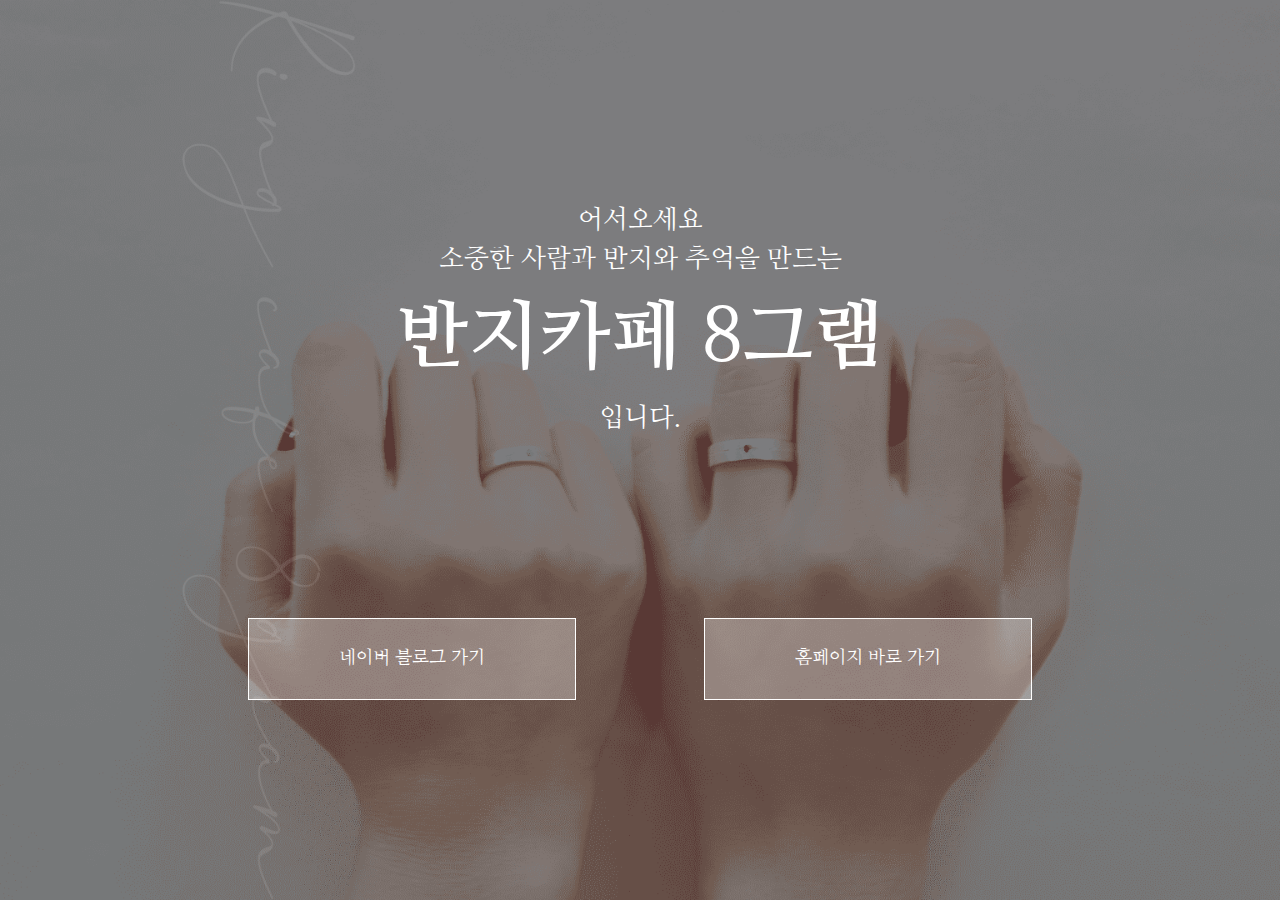
<file: index.html>
<!DOCTYPE html>
<html lang="en">
<head>
    <meta charset="UTF-8">
    <meta name="viewport" content="width=device-width, initial-scale=1.0">
    <title>반지카페 8그램</title>

    <!-- Bootstrap -->
    <link rel="stylesheet" href="https://maxcdn.bootstrapcdn.com/bootstrap/4.5.0/css/bootstrap.min.css">
    <script src="https://ajax.googleapis.com/ajax/libs/jquery/3.5.1/jquery.min.js"></script>
    <script src="https://cdnjs.cloudflare.com/ajax/libs/popper.js/1.16.0/umd/popper.min.js"></script>
    <script src="https://maxcdn.bootstrapcdn.com/bootstrap/4.5.0/js/bootstrap.min.js"></script>

    <!-- CSS -->
    <link rel="stylesheet" href="css/reset.css">
    <link rel="stylesheet" href="css/index.css">
    <link rel="stylesheet" href="css/navigation.css">
    <link rel="stylesheet" href="css/footer.css">

    <!-- Fonts -->
    <link rel="preconnect" href="https://fonts.gstatic.com">
    <link href="https://fonts.googleapis.com/css2?family=Noto+Sans+KR&display=swap" rel="stylesheet">
    <link href="https://fonts.googleapis.com/css2?family=Noto+Sans+KR:wght@700&display=swap" rel="stylesheet">
    <link href="https://fonts.googleapis.com/css2?family=Nanum+Myeongjo&display=swap" rel="stylesheet">

    <!-- Favicon -->
    <link rel="shortcut icon" href="img/favicon.png">
    <link rel="icon" href="img/favicon.png">

    <!-- Opengraph -->
    <meta name="naver-site-verification" content="4434c4fcebfc0ea3cf1b17baff74caf93138fd85" />
    <meta name="keywords" content="반지카페8그램,반지공방,강남,반지만들기,슈돌">
    <meta property="og:url" content="https://mi-ri-mo.github.io/Ringcafe_8gram/"/>
    <meta property="og:type" content="website"/>
    <meta property="og:title" content="반지카페 8그램"/>
    <meta property="og:description" content="소중한 사람과 반지와 추억을 만드는 반지카페 8그램입니다."/>
    <meta property="og:image" content="https://mi-ri-mo.github.io/Ringcafe_8gram/img/main-img/main_Banner-mobile.png"/>    
</head>
<body>
    <content>
        <div id="part1">
            <img src="img/index-img/lettering.png" alt="lettering" class="lettering"/>
            <div class="container">
                <div class="text">
                    <p class="Myeongjo">어서오세요<br/>소중한 사람과 반지와 추억을 만드는<br></p>
                    <h1 class="Myeongjo">반지카페 8그램</h1>
                    <p class="Myeongjo">입니다.</p>
                </div>
                <div class="box">
                    <div class="button">
                        <input type="button" value="네이버 블로그 가기" class="linkBtn Myeongjo" onClick="location.href='http://blog.naver.com/PostList.nhn?blogId=cafe_8gram&parentCategoryNo=6'"/>
                    </div>
                    <div class="button">
                        <input type="button" value="홈페이지 바로 가기" class="linkBtn Myeongjo" onClick="location.href='main.html'"/>
                    </div>
                </div>
            </div>
        </div>
    </content>
</body>
</html>
</file>
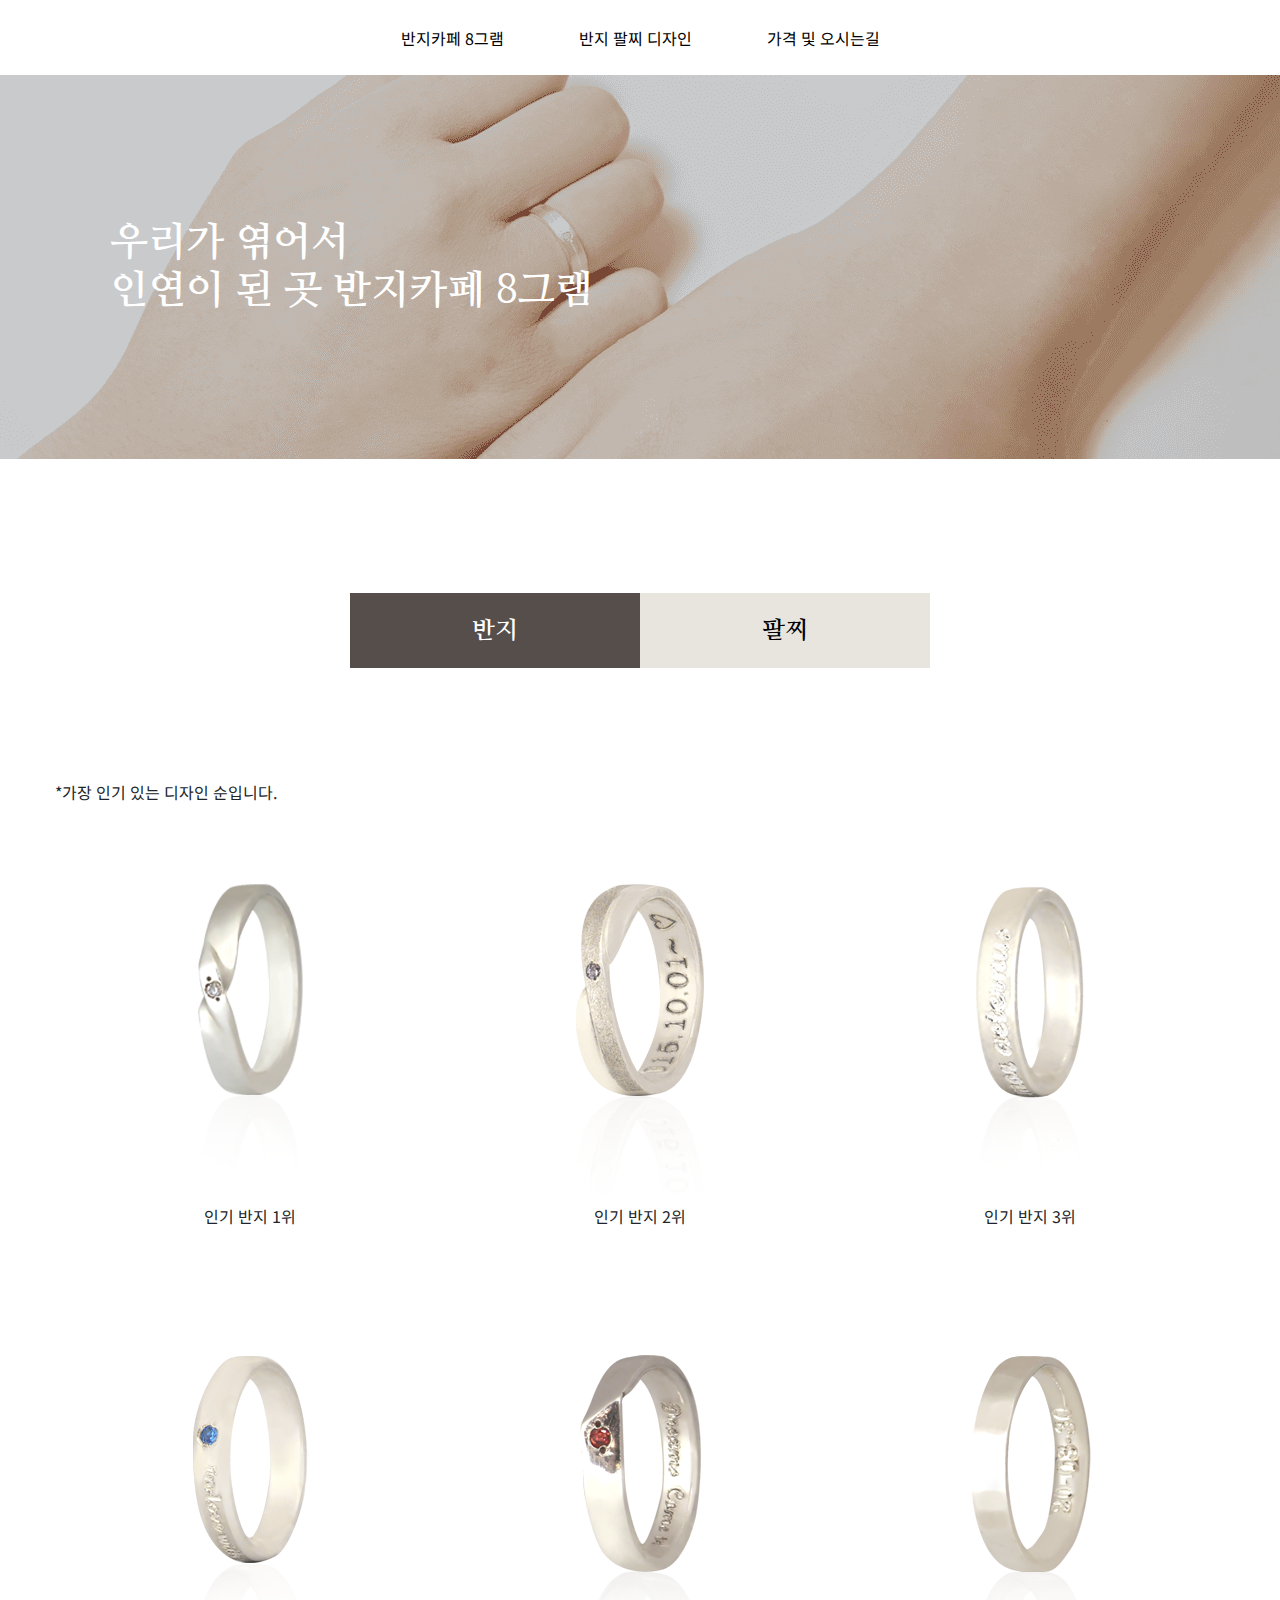
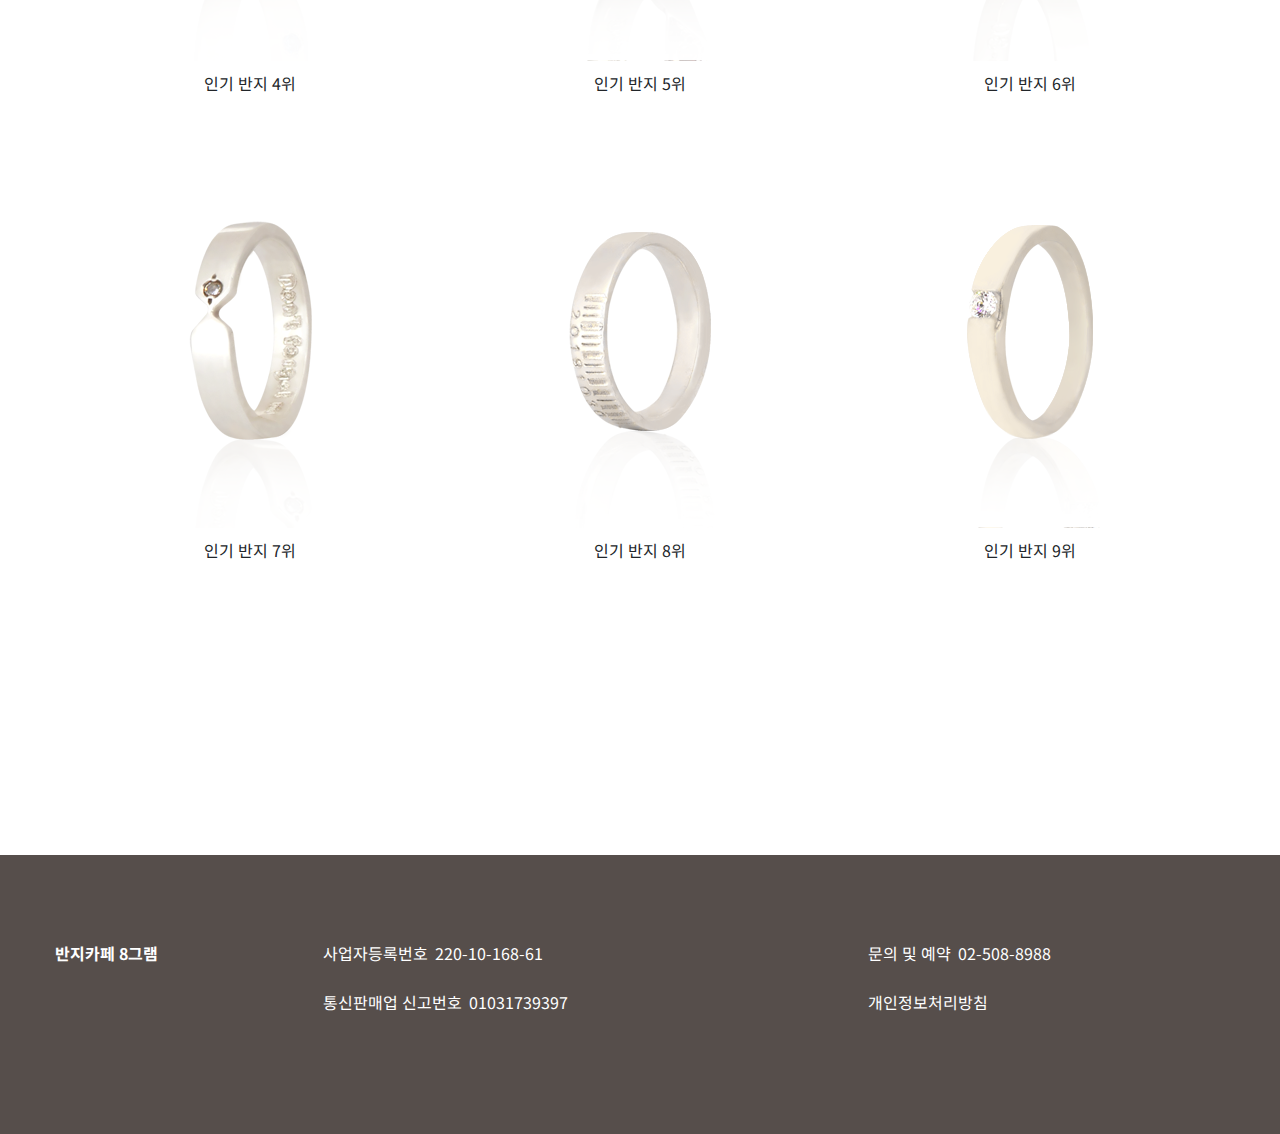
<file: design.html>
<!DOCTYPE html>
<html lang="en">
<head>
    <meta charset="UTF-8">
    <meta name="viewport" content="width=device-width, initial-scale=1.0">
    <title>반지카페 8그램</title>

    <!-- Bootstrap -->
    <link rel="stylesheet" href="https://maxcdn.bootstrapcdn.com/bootstrap/4.5.0/css/bootstrap.min.css">
    <script src="https://ajax.googleapis.com/ajax/libs/jquery/3.5.1/jquery.min.js"></script>
    <script src="https://cdnjs.cloudflare.com/ajax/libs/popper.js/1.16.0/umd/popper.min.js"></script>
    <script src="https://maxcdn.bootstrapcdn.com/bootstrap/4.5.0/js/bootstrap.min.js"></script>

    <!-- CSS -->
    <link rel="stylesheet" href="css/reset.css">
    <link rel="stylesheet" href="css/design.css">
    <link rel="stylesheet" href="css/navigation.css">
    <link rel="stylesheet" href="css/footer.css">

    <!-- JavaScript-->
    <script type="text/javascript" src="js/design.js"></script>

    <!-- Fonts -->
    <link rel="preconnect" href="https://fonts.gstatic.com">
    <link href="https://fonts.googleapis.com/css2?family=Noto+Sans+KR&display=swap" rel="stylesheet">
    <link href="https://fonts.googleapis.com/css2?family=Noto+Sans+KR:wght@700&display=swap" rel="stylesheet">
    <link href="https://fonts.googleapis.com/css2?family=Nanum+Myeongjo&display=swap" rel="stylesheet">
    <link href="https://fonts.googleapis.com/css2?family=Nanum+Myeongjo:wght@700&display=swap" rel="stylesheet">
    
    <!-- Favicon -->
    <link rel="shortcut icon" href="img/favicon.png">
    <link rel="icon" href="img/favicon.png">

    <!-- Font-Awesome -->
    <link href="https://cdnjs.cloudflare.com/ajax/libs/font-awesome/5.13.0/css/all.min.css" rel="stylesheet">

    <!-- Opengraph -->
    <meta name="naver-site-verification" content="4434c4fcebfc0ea3cf1b17baff74caf93138fd85" />
    <meta name="keywords" content="반지카페8그램,반지공방,강남,반지만들기,슈돌">
    <meta property="og:url" content="https://mi-ri-mo.github.io/Ringcafe_8gram/"/>
    <meta property="og:type" content="website"/>
    <meta property="og:title" content="반지카페 8그램"/>
    <meta property="og:description" content="소중한 사람과 반지와 추억을 만드는 반지카페 8그램입니다."/>
    <meta property="og:image" content="https://mi-ri-mo.github.io/Ringcafe_8gram/img/main-img/main_Banner-mobile.png"/>    
</head>
<body id="top" onload="onChangeBtn('ring');">
    <header id="nav">
        <nav id="web-nav">
            <ul>
                <li><a href="main.html" class="navli">반지카페 8그램</a></li>
                <li><a href="design.html" class="navli">반지 팔찌 디자인</a></li>
                <li><a href="about.html" class="navli">가격 및 오시는길</a></li>
            </ul>
        </nav>
        <nav class="navbar navbar-expand-lg navbar-light bg-light">
            <a class="navbar-brand" href="#">Navbar w/ text</a>
            <button class="navbar-toggler" type="button" data-toggle="collapse" data-target="#navbarText" aria-controls="navbarText" aria-expanded="false" aria-label="Toggle navigation" onclick="onToggle()">
                <span class="navbar-toggler-icon"></span>
            </button>
            <div class="collapse navbar-collapse" id="navbarText">
                <ul class="navbar-nav mr-auto">
                    <li class="nav-item">
                        <a class="nav-link" href="main.html">반지카페 8그램<span class="sr-only">(current)</span></a>
                    </li>
                    <li class="nav-item active">
                        <a class="nav-link" href="design.html">반지/팔찌 디자인</a>
                    </li>
                    <li class="nav-item">
                        <a class="nav-link" href="about.html">가격 및 오시는 길</a>
                    </li>
                </ul>
            </div>
        </nav>
    </header>
    <content>
        <div class="wrapper">
            <div id="part0">
                <div class="container">
                    <div class="text">
                        <h1 class="Myeongjo">우리가 엮어서<br>인연이 된 곳 반지카페 8그램</h1>
                    </div>
                </div> 
            </div>
        </div>
        <div id="part1">
            <div class="container">
                <div class="row">
                    <input type="button" class="selectBtn Myeongjo" value="반지" id="ring" onclick="onChangeBtn('ring')">
                    <input type="button" class="selectBtn Myeongjo" value="팔찌" id="bracelet" onclick="onChangeBtn('bracelet')">
                </div>
            </div>
        </div>
        <div id="part2">
            <div class="container">
                <p>*가장 인기 있는 디자인 순입니다.</p>
                <div class="row">
                    <div class="designView">
                    </div>
                </div>
            </div>
        </div>
    </content>
    <footer>
        <i class="fas fa-arrow-up" onClick="location.href='#top'"></i>
        <div class="container">
            <div class="row">
                <div class="title">
                    <p>반지카페 8그램</p>
                </div>
                <div>
                    <p class="footer-p">
                        <span>사업자등록번호</span>
                        <a>220-10-168-61</a>
                    </p>
                    <p>
                        <span>통신판매업 신고번호</span>
                        <a>01031739397</a>
                    </p>
                </div>
                <div>
                    <p class="footer-p">
                        <span>문의 및 예약</span> 
                        <a>02-508-8988</a>
                    </p>
                    <p>개인정보처리방침</p>
                </div>
            </div>
        </div>
    </footer>
    <script src="js/mobileNav.js"></script>
</body>
</html>
</file>
<file: css/index.css>
#part1>.container { height: 100vh; justify-content: center; display: flex; flex-flow: column; }
.lettering { position: absolute; top: 0; left: 10vw; background-size: contain; background-repeat: no-repeat; width: auto; height: 100vh; }

/* Text */
#part1 { width: 100%; height: 100vh; background-image: url('../img/index-img/background.png'); background-position: center center; background-repeat: no-repeat; background-size: cover; }
.text { text-align: center; color: white; margin-bottom: 180px; }
.text>p { font-size: 26px; }
.text>p:first-child { margin-bottom: 15px; }
.text>h1 { font-size: 75px; margin-bottom: 15px; font-weight: bold; }

/* Button */
.box {
    display: flex;
    flex-direction: row;
    justify-content: center;
}
.box>div:first-child {
    margin-right: 17vw;
}
.button { width: 328px; height: 82px; cursor: pointer; z-index: 1; }
.linkBtn { width: 100%; height: 100%; font-size: 18px; border: 1.5px solid white; background-color: rgba(255, 255, 255, 0.3); color: white; border-radius: 0px; }

@media screen and (max-width: 1440px) and (min-width: 1024px) {
    .box>div:first-child { margin-right: 10vw; }
}

/* Tablet */
@media screen and (max-width: 1023px) and (min-width: 641px) {
    .text { margin-bottom: 120px; }
    /* Button */
    .box>div:last-child { margin-bottom: 80px; }
    .button { width: 255px; height: 70px; }
}

/* Tablet and Mobile*/
@media screen and (max-width: 1023px) {
    #part1 { background-position: 50% 80%; }
    .lettering { width: 30%; height: 100vh; background-size: cover; }
    .lettering { left: 50%; transform: translate(-50%); }
    .text>p:first-child { margin-bottom: 10px; }

    /* Button */
    .box {
        margin-left: auto;
        margin-right: auto;
        flex-direction: column-reverse;
    }
    .box>div:first-child { margin-right: 0; }
    .linkBtn { font-size: 19px; }
}
/* Mobile */
@media screen and (max-width: 640px) {
    .lettering { min-width: 150px; }
    .text { margin-bottom: 100px; }
    .text>h1 { font-size: 43px; margin-bottom: 10px; }
    .text>p { font-size: 16px; }
    /* Button */
    .box>div:last-child { margin-bottom: 45px; }
    .button { width: 208px; height: 56px; }
    .linkBtn { font-size: 16px; }
}

@media screen and (max-width: 360px) {
    .text>h1 { font-size: 35px; margin-bottom: 10px; }
    .text>p { font-size: 13px; }
    /* Button */
    .box>div:last-child { margin-bottom: 30px; }
    .button { width: 170px; height: 46px; }
    .linkBtn { font-size: 13px; }
}
</file>
<file: css/navigation.css>
header {
    position: fixed;
    left: 0;
    right: 0;
    z-index: 9999;
}

#web-nav {
    height: 75px;
    display: flex;
    align-items: center;
    transition: background-color 0.2s linear;
}

#web-nav ul {
    display: flex;
    flex-direction: row;
    margin-left: auto;
    margin-right: auto;
}

#web-nav ul li {
    font-size: 16px;
}

#web-nav ul li:not(:last-child) {
    margin-right: 75px;
}

#web-nav ul li a {
    color: #ffffff;
}

#web-nav ul li a:hover {
    text-decoration: none;
}

.navbar {
    display: none;
}

/* Mobile */
@media screen and (max-width: 767px) {
    header {
        position: absolute;
        top: 0;
        right: 0;
        transition: background-color 0.1s ease-out;
    }

    #web-nav {
        display: none;
    }

    .navbar {
        display: block;
        padding-bottom: 30px;
    }

    .navbar-brand {
        display: none;
    }   

    .bg-light {
        background-color: rgba(0,0,0,0) !important;
    }

    .navbar-toggler {
        float: right;
        border-color: rgba(0,0,0,0) !important;
        padding: 0;
    }

    .navbar-collapse {
        padding-top: 50px;
    }

    .navbar {
        padding-top: 16px;
    }

    .nav-item:not(:last-child) {
        border-bottom: 1px solid #d3d3d3;
    }

    .nav-link {
        font-size: 16px;
        padding-top: 15px;
        padding-bottom: 15px;
    }
}
</file>
<file: css/footer.css>
footer { background: #564e4b;  color: white; padding: 86px 0px 120px 0px; }
footer p { font-size: 16px; color: white !important; }
.footer-p { margin-bottom: 25px; }

.row {
    display: flex;
}

.row div:nth-child(2) {
    flex: 3;
    margin-right: 10px;
}

.row div:last-child {
    flex: 2;
}

.row div p span:first-child {
    margin-right: 3px;
}

.title {
    flex: 1.5;
    font-weight: bold;
    font-size: 21px;
}

footer i {
    display: none !important;
}

footer a {
    color: white;
}

footer a:visited {
    color: white !important;
    text-decoration: none;
}

@media screen and (max-width: 640px) {
    footer i { 
        display: block !important;
        font-size: 20px; 
        position: absolute;
        left: 50%;
        transform: translate(-50%);
        top: 40px;
    }

    footer {
        position: relative;
        padding-top: 87px;
        padding-bottom: 40px;
    }

    footer .row {
        margin-left: auto;
        margin-right: auto;
        flex-direction: column;
        width: 80%;
    }

    footer .row div {
        margin: 0;
        margin-bottom: 25px;
    }
    
    footer .row div:nth-child(2) {
        margin-right: 0;
    }

    footer .row div p {
        display: flex;
        justify-content: space-between;
    }
}
</file>
<file: css/design.css>
/* navigation - about, design */
#web-nav {
    background-color: #ffffff;
}

.navli {
    color: #000000 !important;
}

.wrapper {
    padding-top: 75px;
}

/* subBanner */
#part0 { background-image: url('../img/submain-web.png'); background-position: center center; background-repeat: no-repeat; }
.text { padding-top: 144px; padding-bottom: 144px; color: white; padding-left: 55px; }
.text>h1 { font-size: 40px; font-weight: 700; }

/* 반지, 팔찌 버튼 */
#part1 { padding-top: 134px; padding-bottom: 111.5px; }
#part1 .row { display: flex; justify-content: center; align-items: center; }
.selectBtn { width: 290px; height: 75px; font-size: 24px; font-weight: bold; border: 0; border-radius: 0px; padding: 0; }

/* 반지, 팔찌 이미지 */
#part2 { padding-bottom: 250px; }
p { font-size: 16px; }
.designView { margin: 0; }
.designView>.designList { text-align: center; margin: 0 auto; }
.designView>ul>li { display: inline-block; padding: 10px 5px 35px 5px; }
.designView>ul>li:last-child { display: none; }
.designView>ul>li>dl>dt { padding-bottom: 10px; width: 380px; height: 390px; }
.designView>ul>li>dl>dt>img { width: 100%; height: 100%; }
.designView>ul>li>dl>dd { margin-left: 0px; text-align: center; }
.designView>ul>li>dl>dd>span { font-size: 16px; }

/* Tablet */
@media screen and (min-width: 641px) and (max-width: 1199px) {
    .designView>ul>li { width: 33.33%; height: auto; padding-left: 0px; padding-right: 0px; }
    .designView>ul>li>dl>dt { width: 100%; height: 100%; padding-bottom: 0px; }
}
/* Mobile */
@media screen and (max-width: 640px) {
    .wrapper { padding: 0; }
    #part0 { background-size: auto 150px; }
    .text { padding-top: 67px; padding-bottom: 35px; font-size: 20px; color: white; padding-left: 0px; }
    .text>h1 { font-size: 20px; }

    /* 반지, 팔찌 버튼 */
    #part1 { padding-top: 57px; padding-bottom: 90px; }
    .selectBtn { width: 50%; height: 58px; font-size: 18px; }
    /* 반지, 팔찌 이미지 */
    #part2 { padding-bottom: 150px; }
    p { font-size: 14px; }
    .designView>ul>li:last-child { display: inline-block; visibility: hidden; }
    .designView>ul>li { width: 50%; height: auto; padding-left: 0px; padding-right: 0px; }
    .designView>ul>li>dl>dt { width: 100%; height: 100%; padding-bottom: 0px; }
}
</file>
